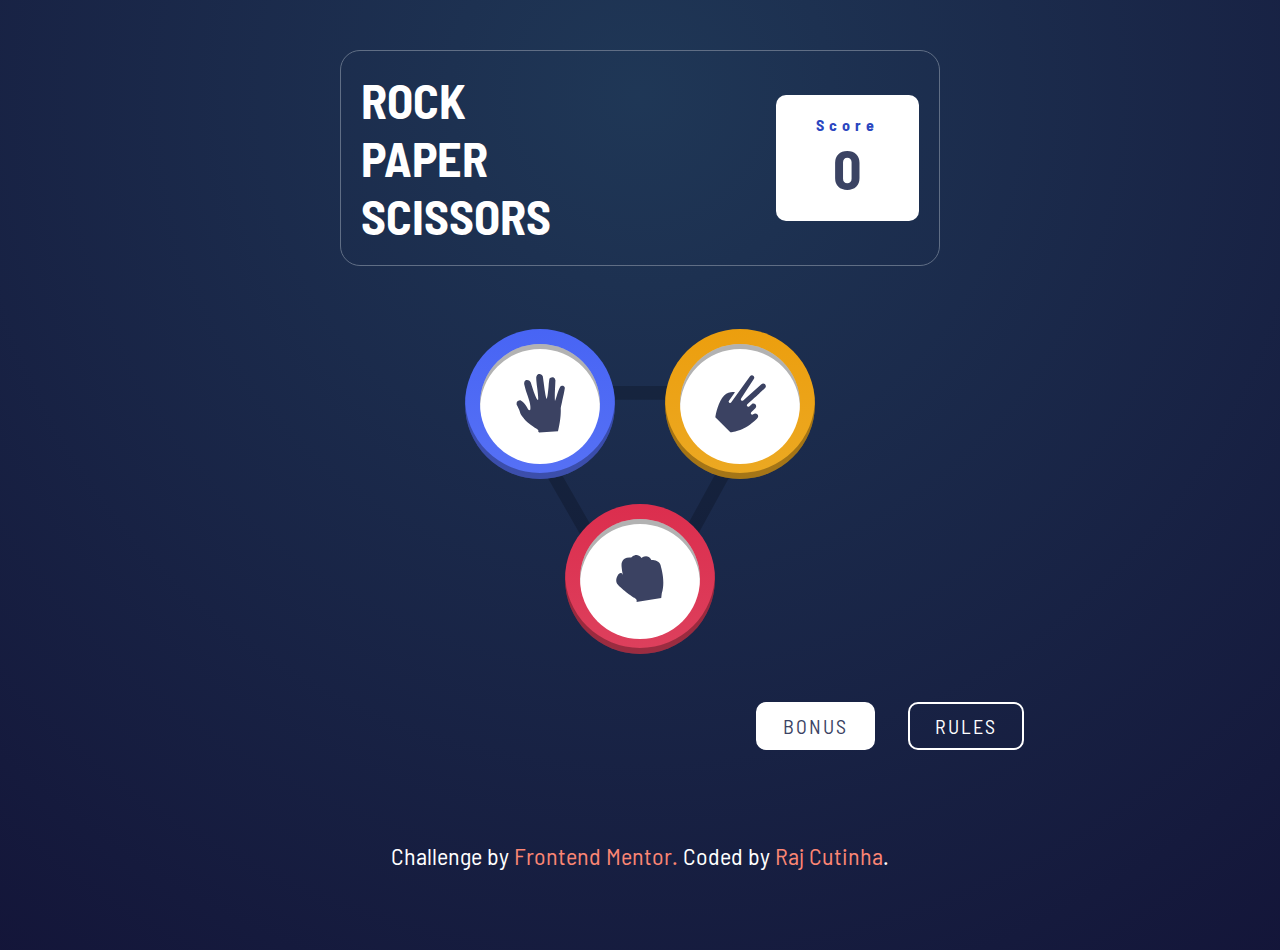
<file: index.html>
<!DOCTYPE html>
<html lang="en">
  <head>
    <meta charset="UTF-8" />
    <meta name="viewport" content="width=device-width, initial-scale=1.0" />
    <!-- displays site properly based on user's device -->

    <link
      rel="icon"
      type="image/png"
      sizes="32x32"
      href="./images/favicon-32x32.png"
    />

    <title>Frontend Mentor | Rock, Paper, Scissors</title>
    <link
      href="https://fonts.googleapis.com/css2?family=Barlow+Semi+Condensed:wght@400;600;700&display=swap"
      rel="stylesheet"
    />
    <link rel="stylesheet" href="./style.css" />
  </head>
  <body>
    <div class="container">
      <header>
        <h1>
          <span>Rock</span>
          <span>Paper</span>
          <span>Scissors</span>
        </h1>
        <div class="score-container">
          <h4>Score</h4>
          <p id="score">0</p>
        </div>
      </header>

      <main id="main">
        <button class="btn-circle btn-paper pick" data-choice="paper">
          <span class="wrapper">
            <img src="./images/icon-paper.svg" alt="paper icon" />
          </span>
        </button>
        <button class="btn-circle btn-scissors pick" data-choice="scissors">
          <span class="wrapper">
            <img src="./images/icon-scissors.svg" alt="scissors icon" />
          </span>
        </button>
        <button class="btn-circle btn-rock pick" data-choice="rock">
          <span class="wrapper">
            <img src="./images/icon-rock.svg" alt="rock icon" />
          </span>
        </button>
      </main>

      <div class="rules-modal" id="modal">
        <img src="./images/image-rules.svg" alt="rules" />
        <button id="close">
          <img src="./images/icon-close.svg" alt="close" />
        </button>
      </div>
    </div>

    <div class="selection" id="selection">
      <div>
        <h2>You picked</h2>
        <button class="btn-circle btn-paper" id="user_select">
          <span class="wrapper">
            <img src="./images/icon-paper.svg" alt="paper icon" />
          </span>
        </button>
      </div>
      <div class="mobile-reset">
        <p class="big-text" id="winner"></p>
        <button class="btn" id="reset">Play again</button>
      </div>
      <div>
        <h2>The house picked</h2>
        <button class="btn-circle btn-rock" id="computer_select">
          <span class="wrapper">
            <img src="./images/icon-rock.svg" alt="rock icon" />
          </span>
        </button>
      </div>
    </div>

    <div class="options">
      <a href="./bonus/index.html"><button class="btn">Bonus</button></a>
      <button class="btn-rules" id="open">Rules</button>
    </div>

    <div class="attribution">
      <p>
        Challenge by
        <a href="https://www.frontendmentor.io?ref=challenge" target="_blank">
          Frontend Mentor.
        </a>
        Coded by <a href="#">Raj Cutinha</a>.
      </p>
    </div>
    <script src="./app.js"></script>
  </body>
</html>
</file>
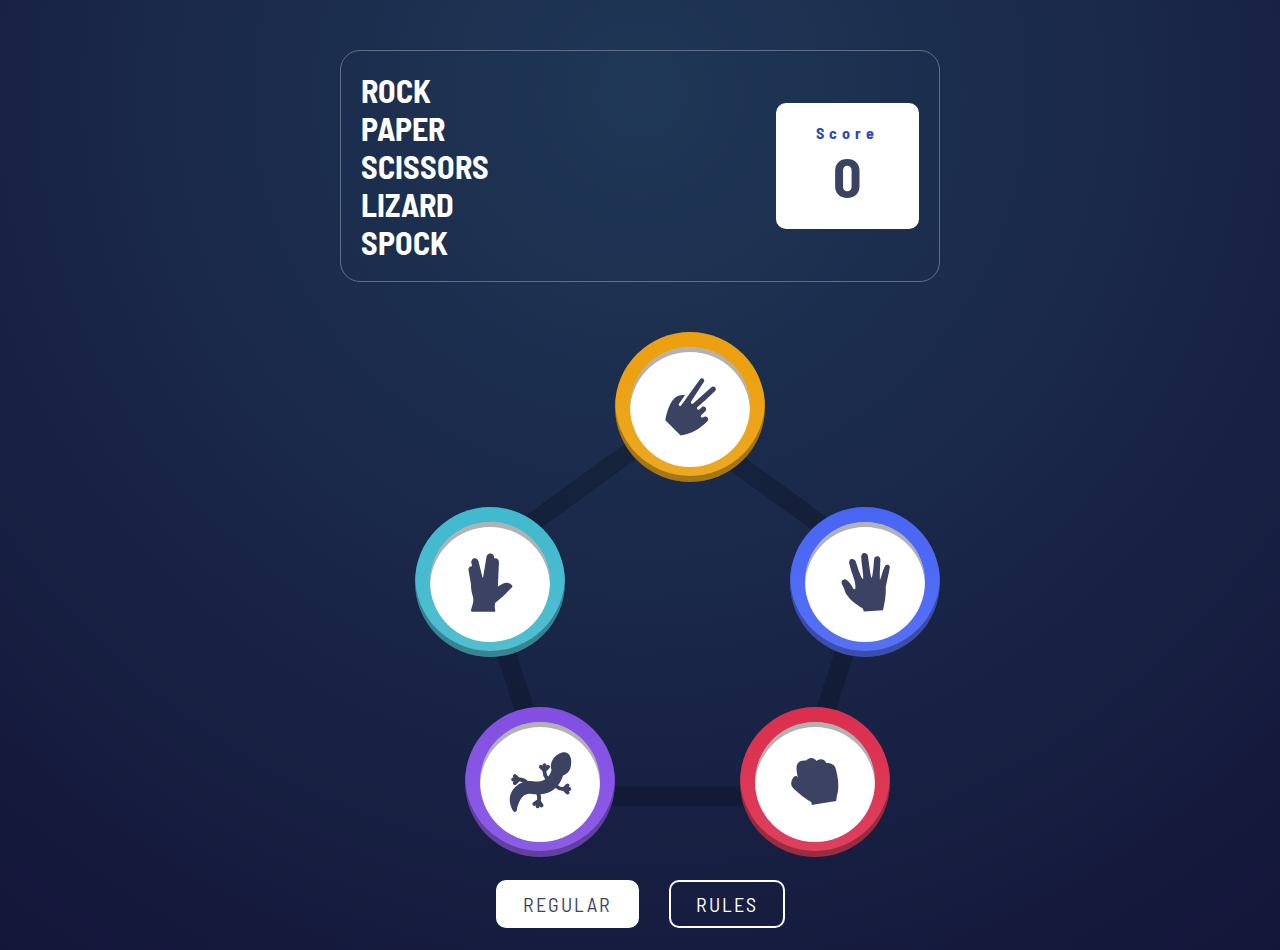
<file: bonus/index.html>
<!DOCTYPE html>
<html lang="en">
  <head>
    <meta charset="UTF-8" />
    <meta name="viewport" content="width=device-width, initial-scale=1.0" />
    <!-- displays site properly based on user's device -->

    <link
      rel="icon"
      type="image/png"
      sizes="32x32"
      href="../images/favicon-32x32.png"
    />

    <title>Kavya | Rock, Paper, Scissors</title>
    <link
      href="https://fonts.googleapis.com/css2?family=Barlow+Semi+Condensed:wght@400;600;700&display=swap"
      rel="stylesheet"
    />
    <link rel="stylesheet" href="./style.css" />
  </head>
  <body>
    <div class="container">
      <header>
        <h1>
          <span>Rock</span>
          <span>Paper</span>
          <span>Scissors</span>
          <span>Lizard</span>
          <span>Spock</span>
        </h1>
        <div class="score-container">
          <h4>Score</h4>
          <p id="score">0</p>
        </div>
      </header>

      <main id="main">
        <button class="btn-circle btn-scissors pick" data-choice="scissors">
          <span class="wrapper">
            <img src="../images/icon-scissors.svg" alt="scissors icon" />
          </span>
        </button>
        <button class="btn-circle btn-paper pick" data-choice="paper">
          <span class="wrapper">
            <img src="../images/icon-paper.svg" alt="paper icon" />
          </span>
        </button>
        <button class="btn-circle btn-rock pick" data-choice="rock">
          <span class="wrapper">
            <img src="../images/icon-rock.svg" alt="rock icon" />
          </span>
        </button>
        <button class="btn-circle btn-lizard pick" data-choice="lizard">
          <span class="wrapper">
            <img src="../images/icon-lizard.svg" alt="lizard icon" />
          </span>
        </button>
        <button class="btn-circle btn-spock pick" data-choice="spock">
          <span class="wrapper">
            <img src="../images/icon-spock.svg" alt="spock icon" />
          </span>
        </button>
      </main>

      <div class="rules-modal" id="modal">
        <img src="../images/image-rules-bonus.svg" alt="rules" />
        <button id="close">
          <img src="../images/icon-close.svg" alt="close" />
        </button>
      </div>
    </div>

    <div class="selection" id="selection">
      <div>
        <h2>You picked</h2>
        <button class="btn-circle btn-paper" id="user-select">
          <span class="wrapper">
            <img src="../images/icon-paper.svg" alt="paper icon" />
          </span>
        </button>
      </div>
      <div class="mobile-reset">
        <p class="big-text" id="winner"></p>
        <button class="btn" id="reset">Play again</button>
      </div>
      <div>
        <h2>The house picked</h2>
        <button class="btn-circle btn-rock" id="computer-select">
          <span class="wrapper">
            <img src="../images/icon-rock.svg" alt="rock icon" />
          </span>
        </button>
      </div>
    </div>

    <div class="options">
      <a href="../index.html"><button class="btn">Regular</button></a>
      <button class="btn-rules" id="open">Rules</button>
    </div>
    <script src="./app.js"></script>
  </body>
</html>
</file>
<file: style.css>
* {
  margin: 0;
  padding: 0;
  box-sizing: border-box;
}

body {
  font-family: "Barlow Semi Condensed", sans-serif;
  background: radial-gradient(
    circle at 50% 10%,
    hsl(214, 47%, 23%),
    hsl(237, 49%, 15%)
  );
  min-height: 100vh;
  color: #fff;
}

.container {
  width: 600px;
  max-width: 100%;
  margin: 0 auto;
}

header {
  border: 1px solid hsl(217, 16%, 45%);
  display: flex;
  justify-content: space-between;
  flex-wrap: wrap;
  align-items: center;
  padding: 20px;
  border-radius: 20px;
  margin: 50px 0;
}

h1 {
  display: flex;
  flex-direction: column;
  margin: 0;
  text-transform: uppercase;
  font-size: 3rem;
}

h2 {
  text-transform: uppercase;
  letter-spacing: 2px;
}

h4 {
  color: hsl(229, 64%, 46%);
  margin: 0;
  letter-spacing: 5px;
}

.options {
  position: absolute;
  bottom: 150px;
  right: 20%;
}

.score-container {
  background-color: #fff;
  padding: 20px 40px;
  text-align: center;
  border-radius: 10px;
}

.score-container p {
  color: hsl(229, 25%, 31%);
  font-size: 3.5rem;
  margin: 0;
  font-weight: 700;
}

.btn-circle {
  width: 150px;
  height: 150px;
  border-radius: 50%;
  border: none;
  box-shadow: inset 0 -6px rgba(0, 0, 0, 0.3);
  margin: 0 25px;
  cursor: pointer;
}

.btn-circle:hover {
  transform: scale(1.2);
}

.btn-circle:focus {
  outline: none;
}

.btn-circle:active {
  transform: scale(0.9);
}

.btn-circle .wrapper {
  background-color: #fff;
  display: inline-flex;
  align-items: center;
  justify-content: center;
  height: 120px;
  width: 120px;
  border-radius: 50%;
  box-shadow: inset 0 5px rgba(0, 0, 0, 0.3);
}

.btn-paper {
  background: linear-gradient(
    to bottom,
    hsl(230, 89%, 62%),
    hsl(230, 89%, 65%)
  );
}

.btn-scissors {
  background: linear-gradient(to bottom, hsl(39, 89%, 49%), hsl(40, 84%, 53%));
}

.btn-rock {
  background: linear-gradient(
    to bottom,
    hsl(349, 71%, 52%),
    hsl(349, 70%, 56%)
  );
}

main {
  width: 400px;
  height: 350px;
  display: flex;
  justify-content: center;
  align-items: center;
  flex-wrap: wrap;
  margin: 0 auto;
  position: relative;
}

main::before {
  content: "";
  background-image: url("./images/bg-triangle.svg");
  background-repeat: no-repeat;
  background-size: cover;
  height: 70%;
  width: 70%;
  top: 20%;
  left: 15%;
  position: absolute;
  z-index: -1;
}

.btn {
  border: 2px solid #fff;
  border-radius: 10px;
  background-color: #fff;
  color: hsl(229, 25%, 31%);
  font-family: inherit;
  padding: 10px 25px;
  text-transform: uppercase;
  font-size: 20px;
  letter-spacing: 2px;
  cursor: pointer;
}

.btn-rules {
  border: 2px solid #fff;
  border-radius: 10px;
  background-color: transparent;
  color: #fff;
  font-family: inherit;
  padding: 10px 25px;
  text-transform: uppercase;
  font-size: 20px;
  letter-spacing: 2px;
  cursor: pointer;
  margin-left: 1.5em;
}

.selection {
  display: none;
  justify-content: center;
  align-items: center;
  flex-wrap: wrap;
  text-align: center;
  min-width: 500px;
  width: 800px;
  max-width: 100%;
  margin: 0 auto;
}

.selection .btn-circle {
  transform: scale(1.4);
  margin: 50px;
}

.big-text {
  font-size: 3rem;
  margin: 0 0 20px;
  text-transform: uppercase;
  font-size: 3rem;
}

.attribution {
  position: absolute;
  bottom: 30px;
  left: 50%;
  transform: translate(-50%);
  font-size: 1.5rem;
  text-align: center;
}

.attribution a {
  text-decoration: none;
  color: #fb8674;
}

.rules-modal {
  background-color: #f0f0f0;
  position: fixed;
  top: 50%;
  left: 50%;
  width: 50vw;
  height: 50vh;
  transform: translate(-50%, -50%);
  display: none;
  justify-content: center;
  align-items: center;
  flex-direction: column;
  z-index: 100;
  border-radius: 50px;
  padding: 1em;
}

.rules-modal button {
  background-color: transparent;
  border: none;
  margin-top: 100px;
  transform: scale(1.5);
  cursor: pointer;
}

#computer_select,
#user_select {
  pointer-events: none;
}

@keyframes win {
  0% {
    box-shadow: 0 0 2px 20px rgba(240, 240, 240, 0.6);
  }
  25% {
    box-shadow: 0 0 2px 20px rgba(240, 240, 240, 0.6),
      0 0 2px 40px rgba(240, 240, 240, 0.4);
  }
  50% {
    box-shadow: 0 0 2px 20px rgba(240, 240, 240, 0.6),
      0 0 2px 40px rgba(240, 240, 240, 0.4),
      0 0 2px 60px rgba(240, 240, 240, 0.2);
  }
  75% {
    box-shadow: 0 0 2px 20px rgba(240, 240, 240, 0.6),
      0 0 2px 40px rgba(240, 240, 240, 0.4),
      0 0 2px 60px rgba(240, 240, 240, 0.2),
      0 0 2px 80px rgba(240, 240, 240, 0.2);
  }
  100% {
    box-shadow: 0 0 2px 20px rgba(240, 240, 240, 0.2),
      0 0 2px 40px rgba(240, 240, 240, 0.2),
      0 0 2px 60px rgba(240, 240, 240, 0.15),
      0 0 2px 80px rgba(240, 240, 240, 0.1);
  }
}

@media (max-height: 870px) {
  .options {
    position: static;
    margin: 3rem auto 0;
    display: block;
    display: flex;
    align-items: center;
    justify-content: center;
    align-content: center;
  }

  .attribution {
    position: static;
    margin: 4em auto 0;
    width: 80%;
    transform: none;
  }
}

@media (max-width: 732px) {
  .mobile-reset {
    order: 1;
  }

  .rules-modal {
    top: 0;
    left: 0;
    transform: none;
    height: 100%;
    width: 100%;
    border-radius: unset;
  }
}

@media (max-width: 695px) {
  .selection .btn-circle {
    transform: scale(1);
    margin: 50px;
  }
}

@media (max-width: 550px) {
  .attribution {
    font-size: 1rem;
  }

  .btn-circle {
    transform: scale(0.8);
  }

  .btn-circle:hover {
    transform: scale(1);
  }

  .score-container {
    padding: 5px 20px;
  }

  .options {
    position: static;
    margin: 3rem auto 0;
    display: block;
    display: flex;
    align-items: center;
    justify-content: center;
    align-content: center;
  }

  header {
    line-height: unset;
    padding: 10px;
  }

  header h1 {
    text-align: left;
  }

  h1 {
    font-size: 1.5rem;
  }
}

@media (max-width: 500px) {
  .selection .btn-circle {
    margin: 10px 20px;
  }

  .selection {
    min-width: 380px;
  }
}

@media (max-width: 400px) {
  header {
    text-align: center;
  }

  h2 {
    font-size: 1rem;
  }

  main::before {
    width: 60%;
    height: 60%;
    left: 20%;
  }

  .selection .btn-circle {
    transform: scale(0.8);
  }

  .attribution {
    position: static;
    margin: 4em auto 0;
    width: 80%;
    transform: none;
  }
}
</file>
<file: bonus/style.css>
* {
  margin: 0;
  padding: 0;
  box-sizing: border-box;
}

body {
  font-family: "Barlow Semi Condensed", sans-serif;
  background: radial-gradient(
    circle at 50% 10%,
    hsl(214, 47%, 23%),
    hsl(237, 49%, 15%)
  );
  min-height: 100vh;
  color: #fff;
}

.container {
  width: 600px;
  max-width: 100%;
  margin: 0 auto;
}

header {
  border: 1px solid hsl(217, 16%, 45%);
  display: flex;
  justify-content: space-between;
  flex-wrap: wrap;
  align-items: center;
  padding: 20px;
  border-radius: 20px;
  margin: 50px 0;
}

h1 {
  display: flex;
  flex-direction: column;
  margin: 0;
  text-transform: uppercase;
  font-size: 2rem;
}

h2 {
  text-transform: uppercase;
  letter-spacing: 2px;
}

h4 {
  color: hsl(229, 64%, 46%);
  margin: 0;
  letter-spacing: 5px;
}

.options {
  position: absolute;
  bottom: 150px;
  right: 20%;
}

.score-container {
  background-color: #fff;
  padding: 20px 40px;
  text-align: center;
  border-radius: 10px;
}

.score-container p {
  color: hsl(229, 25%, 31%);
  font-size: 3.5rem;
  margin: 0;
  font-weight: 700;
}

.btn-circle {
  width: 150px;
  height: 150px;
  border-radius: 50%;
  border: none;
  box-shadow: inset 0 -6px rgba(0, 0, 0, 0.3);
  margin: 0 25px;
  cursor: pointer;
  position: absolute;
}

.btn-circle:hover {
  transform: scale(1.2);
}

.btn-circle:focus {
  outline: none;
}

.btn-circle:active {
  transform: scale(0.9);
}

.btn-circle .wrapper {
  background-color: #fff;
  display: inline-flex;
  align-items: center;
  justify-content: center;
  height: 120px;
  width: 120px;
  border-radius: 50%;
  box-shadow: inset 0 5px rgba(0, 0, 0, 0.3);
}

main .btn-paper {
  --rotation: 30deg;
}

.btn-paper {
  background: linear-gradient(
    to bottom,
    hsl(230, 89%, 62%),
    hsl(230, 89%, 65%)
  );
  top: 35%;
  right: -15%;
}

.btn-scissors {
  background: linear-gradient(to bottom, hsl(39, 89%, 49%), hsl(40, 84%, 53%));
  top: 0;
  left: 40%;
}

.btn-rock {
  background: linear-gradient(
    to bottom,
    hsl(349, 71%, 52%),
    hsl(349, 70%, 56%)
  );
  bottom: -5%;
  right: -5%;
}

.btn-lizard {
  background: linear-gradient(
    to bottom,
    hsl(261, 73%, 60%),
    hsl(261, 72%, 63%)
  );
  bottom: -5%;
  left: 10%;
}

.btn-spock {
  background: linear-gradient(
    to bottom,
    hsl(189, 59%, 53%),
    hsl(189, 58%, 57%)
  );
  top: 35%;
  left: -0%;
}

main {
  width: 500px;
  height: 500px;
  margin: 0 auto;
  position: relative;
}

main::before {
  content: "";
  background-image: url("../images/bg-pentagon.svg");
  background-repeat: no-repeat;
  background-size: cover;
  height: 80%;
  width: 80%;
  top: 15%;
  left: 15%;
  position: absolute;
  z-index: -1;
}

.btn {
  border: 2px solid #fff;
  border-radius: 10px;
  background-color: #fff;
  color: hsl(229, 25%, 31%);
  font-family: inherit;
  padding: 10px 25px;
  text-transform: uppercase;
  font-size: 20px;
  letter-spacing: 2px;
  cursor: pointer;
}

.btn-rules {
  border: 2px solid #fff;
  border-radius: 10px;
  background-color: transparent;
  color: #fff;
  font-family: inherit;
  padding: 10px 25px;
  text-transform: uppercase;
  font-size: 20px;
  letter-spacing: 2px;
  cursor: pointer;
  margin-left: 1.5em;
}

.selection {
  display: none;
  justify-content: center;
  align-items: center;
  flex-wrap: wrap;
  text-align: center;
  min-width: 500px;
  width: 800px;
  max-width: 100%;
  margin: 0 auto;
}

.selection .btn-circle {
  transform: scale(1.4);
  margin: 50px;
}

.big-text {
  font-size: 3rem;
  margin: 0 0 20px;
  text-transform: uppercase;
  font-size: 3rem;
}

.attribution {
  position: absolute;
  bottom: 30px;
  left: 50%;
  transform: translate(-50%);
  font-size: 1.5rem;
  text-align: center;
}

.attribution a {
  text-decoration: none;
  color: #fb8674;
}

.rules-modal {
  background-color: #f0f0f0;
  position: fixed;
  top: 50%;
  left: 50%;
  width: 50vw;
  height: 50vh;
  transform: translate(-50%, -50%);
  display: none;
  justify-content: center;
  align-items: center;
  flex-direction: column;
  z-index: 100;
  border-radius: 50px;
  padding: 1em;
}

.rules-modal button {
  background-color: transparent;
  border: none;
  margin-top: 100px;
  transform: scale(1.5);
  cursor: pointer;
}

.selection .btn-circle {
  position: static;
}

#computer_select,
#user_select {
  pointer-events: none;
}

@keyframes win {
  0% {
    box-shadow: 0 0 2px 20px rgba(240, 240, 240, 0.6);
  }
  25% {
    box-shadow: 0 0 2px 20px rgba(240, 240, 240, 0.6),
      0 0 2px 40px rgba(240, 240, 240, 0.4);
  }
  50% {
    box-shadow: 0 0 2px 20px rgba(240, 240, 240, 0.6),
      0 0 2px 40px rgba(240, 240, 240, 0.4),
      0 0 2px 60px rgba(240, 240, 240, 0.2);
  }
  75% {
    box-shadow: 0 0 2px 20px rgba(240, 240, 240, 0.6),
      0 0 2px 40px rgba(240, 240, 240, 0.4),
      0 0 2px 60px rgba(240, 240, 240, 0.2),
      0 0 2px 80px rgba(240, 240, 240, 0.2);
  }
  100% {
    box-shadow: 0 0 2px 20px rgba(240, 240, 240, 0.2),
      0 0 2px 40px rgba(240, 240, 240, 0.2),
      0 0 2px 60px rgba(240, 240, 240, 0.15),
      0 0 2px 80px rgba(240, 240, 240, 0.1);
  }
}

@media (max-height: 1080px) {
  .options {
    position: static;
    margin: 3rem auto 0;
    display: block;
    display: flex;
    align-items: center;
    justify-content: center;
    align-content: center;
  }

  .attribution {
    position: static;
    margin: 4em auto 0;
    width: 80%;
    transform: none;
  }
}

@media (max-width: 732px) {
  .mobile-reset {
    order: 1;
  }

  .rules-modal {
    top: 0;
    left: 0;
    transform: none;
    height: 100%;
    width: 100%;
    border-radius: unset;
  }
}

@media (max-width: 695px) {
  .selection .btn-circle {
    transform: scale(1);
    margin: 50px;
  }

  main {
    width: 300px;
    height: 300px;
  }

  .btn-paper {
    top: 25%;
    right: -25%;
  }

  .btn-scissors {
    top: 0;
    left: 25%;
  }

  .btn-rock {
    bottom: -15%;
    right: -15%;
  }

  .btn-lizard {
    bottom: -15%;
    left: -5%;
  }

  .btn-spock {
    top: 25%;
    left: -10%;
  }

  .btn-circle {
    transform: scale(0.6);
  }

  .btn-circle:hover {
    transform: scale(0.8);
  }
}

@media (max-width: 550px) {
  .attribution {
    font-size: 1rem;
  }

  .score-container {
    padding: 5px 20px;
  }

  .options {
    position: static;
    margin: 3rem auto 0;
    display: block;
    display: flex;
    align-items: center;
    justify-content: center;
    align-content: center;
  }

  header {
    line-height: unset;
    padding: 10px;
  }

  header h1 {
    text-align: left;
  }

  h1 {
    font-size: 1.5rem;
  }
}

@media (max-width: 500px) {
  .selection .btn-circle {
    margin: 10px 20px;
  }

  .selection {
    min-width: 380px;
  }
}

@media (max-width: 400px) {
  header {
    text-align: center;
  }

  h2 {
    font-size: 1rem;
  }

  .selection .btn-circle {
    transform: scale(0.8);
  }

  .attribution {
    position: static;
    margin: 4em auto 0;
    width: 80%;
    transform: none;
  }
}
</file>
